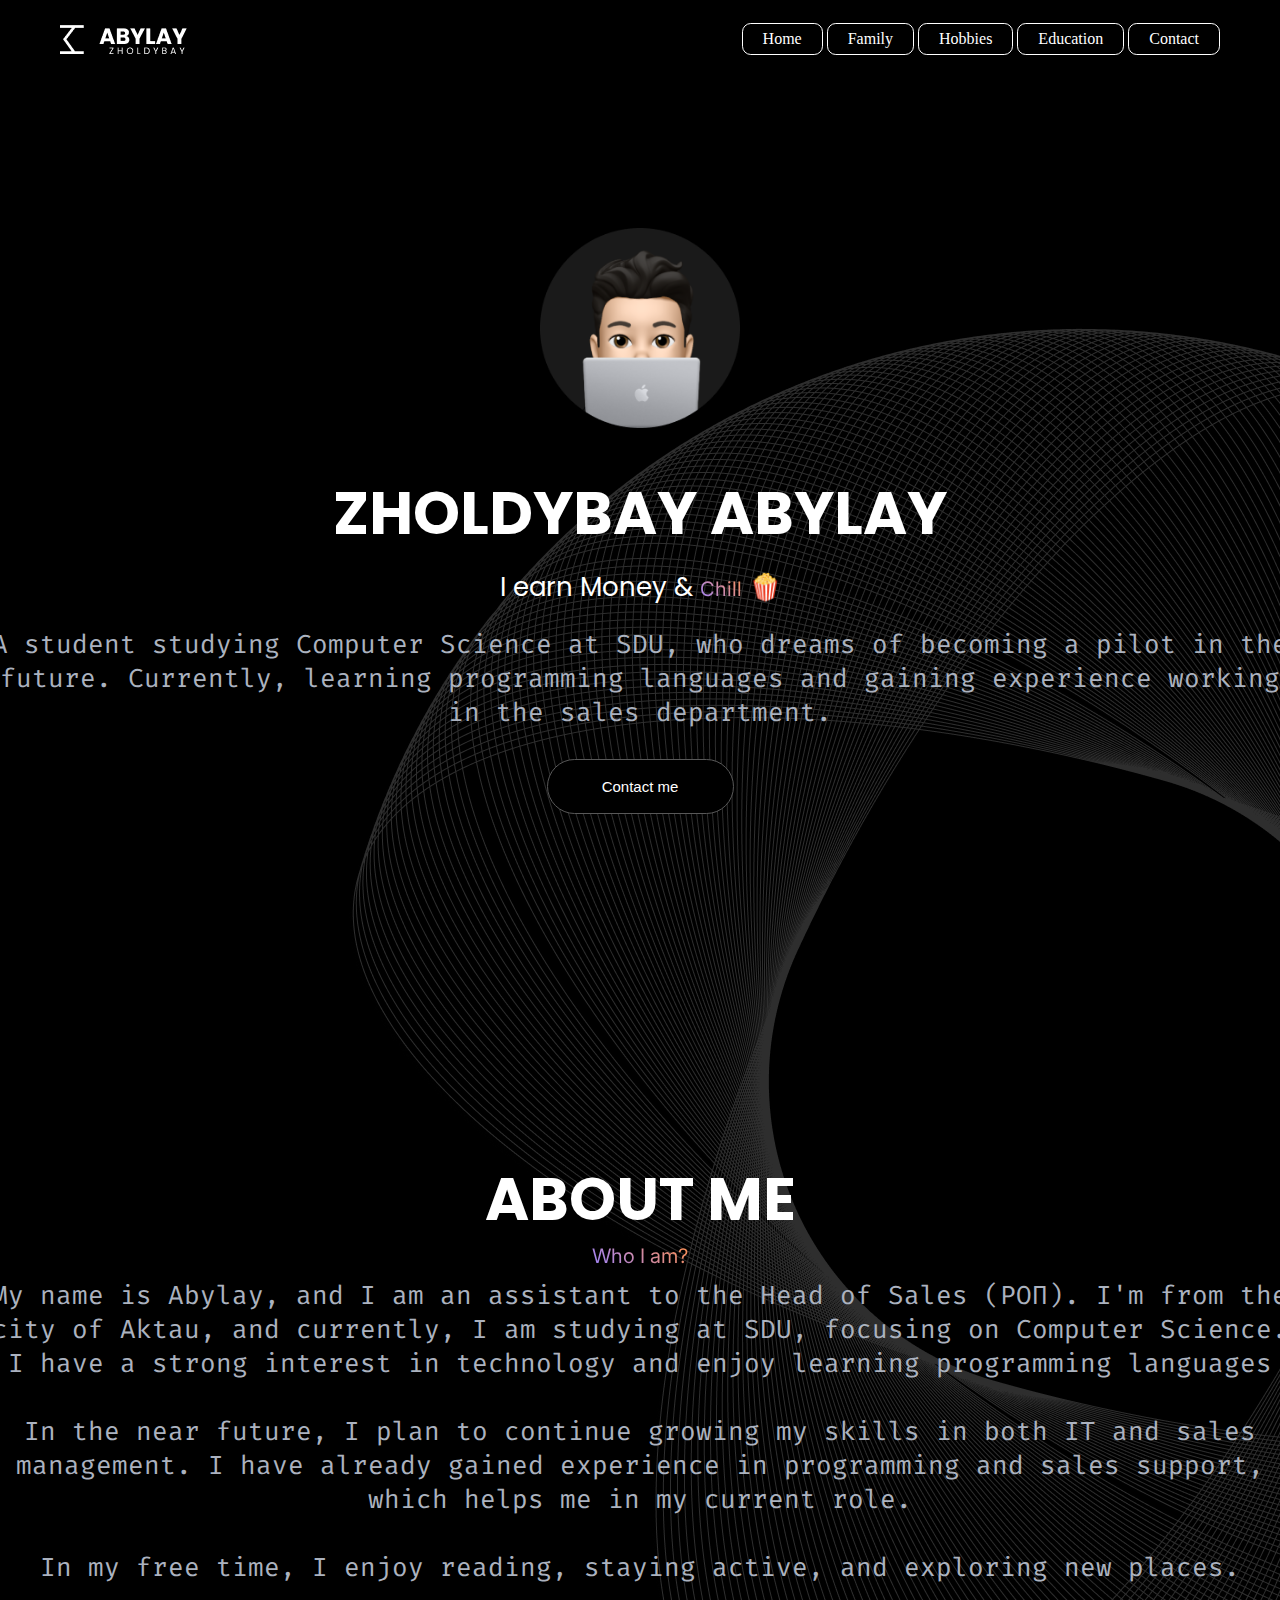
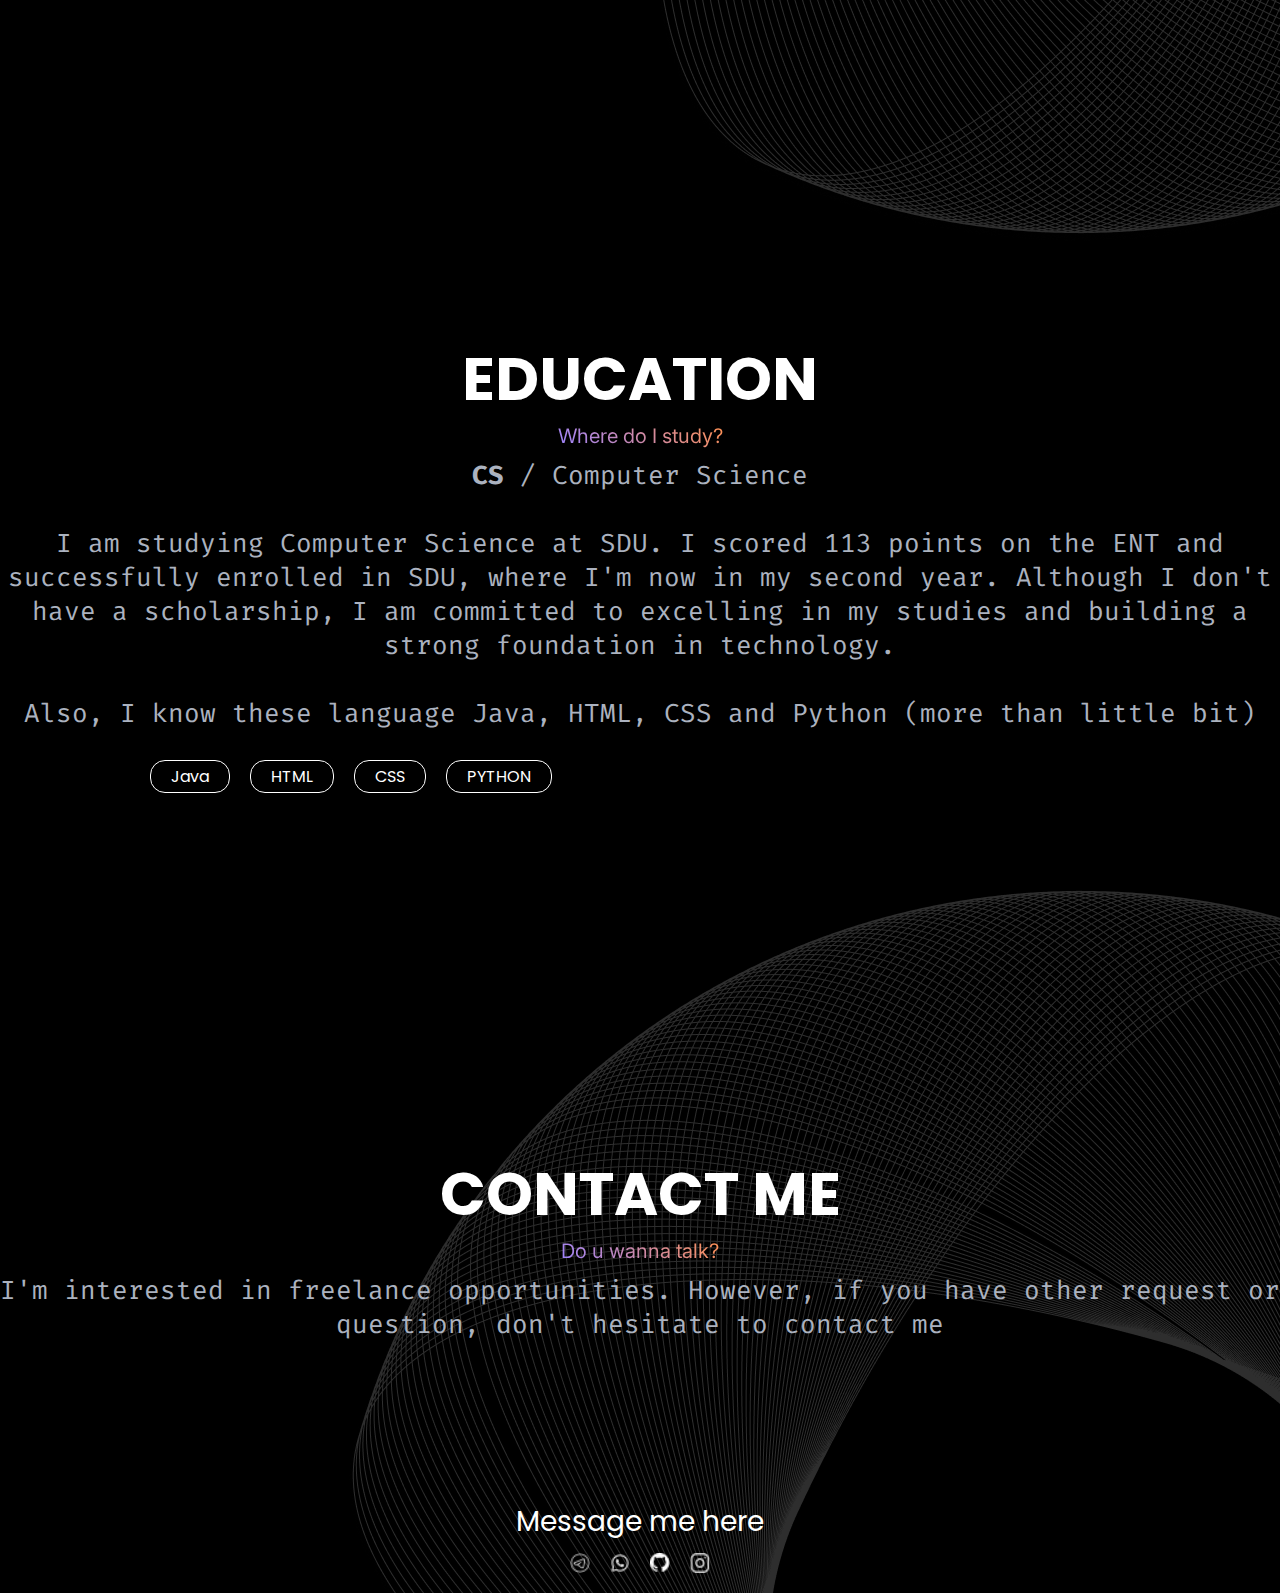
<file: proje/index.html>
<html lang="en">
<head>
    <meta charset="UTF-8">
    <meta name="viewport" content="width=device-width, initial-scale=1.0">
    <link rel="stylesheet" href="./css/style.css">
    <title>proje</title>
    <style>
        @import url('https://fonts.googleapis.com/css2?family=Fira+Code&family=Inter:ital,opsz@0,14..32;1,14..32&family=Poppins:wght@100;400&display=swap');
        </style>
        <script src="script.js"></script>
</head>
<body>
    <header class="header">
        <a href="index.html"><img src="./images/Logo.png" alt="Логатип" class="header__logo"></a>
        <div class="header__toggle" id="menu-toggle">☰</div>
        <div class="header__text" id="menu">
        <ul >
            <li><a href="index.html">Home</a></li>
            <li><a href="family.html">Family</a></li>
            <li><a href="hobbies.html">Hobbies</a></li>
            <li><a href="education.html">Education</a></li>
            <li><a href="contact.html">Contact</a></li>
        </ul>
        </div>
    </header>

    <script src="script.js"></script>

    <section class="about__me">
        <img src="./images/Me.png" alt="Я" class="me">
        <h1>ZHOLDYBAY ABYLAY</h1>
        <p>I earn Money & <span class="gradient-text">Chill</span> 🍿</p>
        <p class="about__mini">A student studying Computer Science at SDU, who dreams of becoming a pilot in the future. Currently, learning programming languages and gaining experience working in the sales department.</p>
        <a href="contact.html"><button class="contact__btn">Contact me</button></a>
    </section>

    <section class="about__me">
        <h1>ABOUT ME</h1>
        <span class="gradient-text">Who I am?</span>
        <p class="about__mini">
            My name is Abylay, and I am an assistant to the Head of Sales (РОП). I'm from the city of Aktau, and currently, I am studying at SDU, focusing on Computer Science. I have a strong interest in technology and enjoy learning programming languages <br>

            <br>In the near future, I plan to continue growing my skills in both IT and sales management. I have already gained experience in programming and sales support, which helps me in my current role.<br>
            <br>In my free time, I enjoy reading, staying active, and exploring new places.
        </p>
    </section>

    <section class="about__me">
        <h1>EDUCATION</h1>
        <span class="gradient-text">Where do I study?</span>
        <p class="about__mini">
            <b>CS</b> / Computer Science<br>
            <br>I am studying Computer Science at SDU. I scored 113 points on the ENT and successfully enrolled in SDU, where I'm now in my second year. Although I don't have a scholarship, I am committed to excelling in my studies and building a strong foundation in technology.<br>
            <br>Also, I know these language Java, HTML, CSS and Python (more than little bit)
        </p>

        <ul class="languages">
            <li>Java</li>
            <li>HTML</li>
            <li>CSS</li>
            <li>PYTHON</li>
        </ul>
    </section>

    <section class="about__me">
        <h1>CONTACT ME</h1>
        <span class="gradient-text">Do u wanna talk?</span>
        <p class="about__mini">I'm interested in freelance opportunities. However, if you have other request or question, don't hesitate to contact me</p>
    </section>

    <footer class="footer">
        <p class="Message">Message me here</p>
        <span class="icons">
            <a href=""><img src="./images/tg.png" alt="tg"></a>
            <a href=""><img src="./images/whatsapp.png" alt="whatsapp"></a>
            <a href=""><img src="./images/git.png" alt="git"></a>
            <a href=""><img src="./images/insta.png" alt="insta"></a>
        </span>
    </footer>


</body>
</html>
</file>
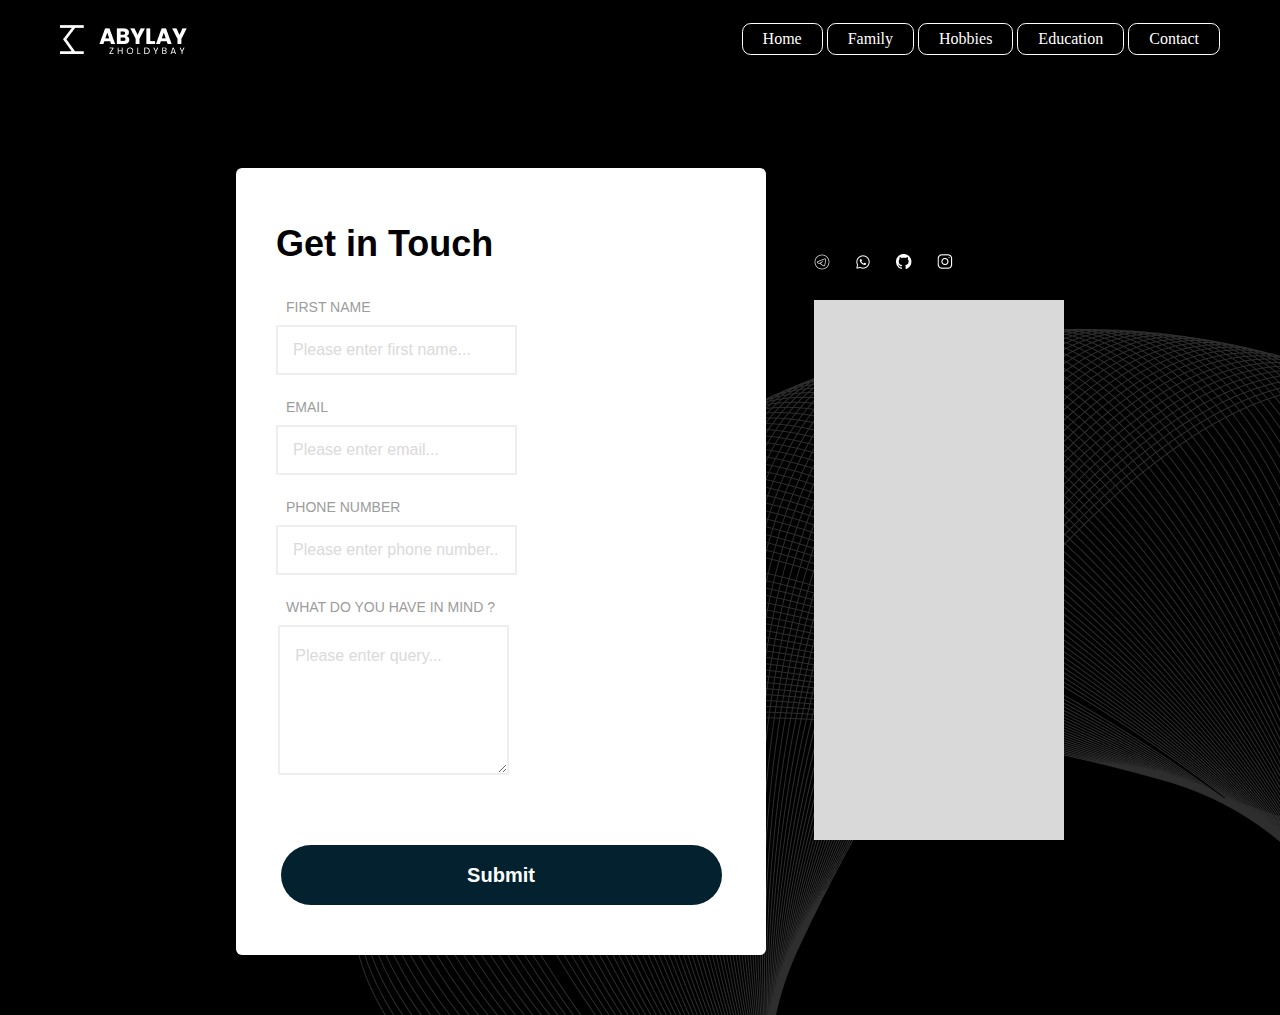
<file: proje/contact.html>
<html lang="en">
    <head>
        <meta charset="UTF-8">
        <meta name="viewport" content="width=device-width, initial-scale=1.0">
        <link rel="stylesheet" href="./css/style.css">
        <title>proje</title>
        <style>
            @import url('https://fonts.googleapis.com/css2?family=Fira+Code&family=Inter:ital,opsz@0,14..32;1,14..32&family=Poppins:wght@100;400&display=swap');
            </style>
            <script src="script.js"></script>
    </head>
<body>
    
    <header class="header">
        <a href="index.html"><img src="./images/Logo.png" alt="Логатип" class="header__logo"></a>
        <div class="header__toggle" id="menu-toggle">☰</div>
        <div class="header__text" id="menu">
        <ul >
            <li><a href="index.html">Home</a></li>
            <li><a href="family.html">Family</a></li>
            <li><a href="hobbies.html">Hobbies</a></li>
            <li><a href="education.html">Education</a></li>
            <li><a href="contact.html">Contact</a></li>
        </ul>
        </div>
    </header>
    <script src="script.js"></script>

    <div class="contact_us_6">
        <div class="responsive-container-block container">
          <form class="form-box">
            <div class="container-block form-wrapper">
              <div class="mob-text">
                <p class="text-blk contactus-head">
                  Get in Touch
                </p>
                <p class="text-blk contactus-subhead">
                  Lorem ipsum dolor sit amet, consectetur adipiscing elit. Felis diam lectus sapien.
                </p>
              </div>
              <div class="responsive-container-block" id="i2cbk">
                <div class="responsive-cell-block wk-tab-12 wk-mobile-12 wk-desk-12 wk-ipadp-12" id="i10mt-3">
                  <p class="text-blk input-title">
                    FIRST NAME
                  </p>
                  <input class="input" id="ijowk-3" name="FirstName" placeholder="Please enter first name...">
                </div>
                <div class="responsive-cell-block wk-tab-12 wk-mobile-12 wk-desk-12 wk-ipadp-12" id="ip1yp">
                  <p class="text-blk input-title">
                    EMAIL
                  </p>
                  <input class="input" id="ipmgh-3" name="Email" placeholder="Please enter email...">
                </div>
                <div class="responsive-cell-block wk-tab-12 wk-mobile-12 wk-desk-12 wk-ipadp-12" id="ih9wi">
                  <p class="text-blk input-title">
                    PHONE NUMBER
                  </p>
                  <input class="input" id="imgis-3" name="PhoneNumber" placeholder="Please enter phone number...">
                </div>
                <div class="responsive-cell-block wk-tab-12 wk-mobile-12 wk-desk-12 wk-ipadp-12" id="i634i-3">
                  <p class="text-blk input-title">
                    WHAT DO YOU HAVE IN MIND ?
                  </p>
                  <textarea class="textinput" id="i5vyy-3" placeholder="Please enter query..."></textarea>
                </div>
              </div>
              <button class="submit-btn" id="w-c-s-bgc_p-1-dm-id-2">
                Submit
              </button>
            </div>
          </form>
          <div class="responsive-cell-block wk-desk-7 wk-ipadp-12 wk-tab-12 wk-mobile-12" id="i772w">
            <div class="map-part">
              
              <div class="social-media-links mob">
                <a class="social-icon-link" href="#" id="ix94i-2-2">
                    <img src="./images/tg.png" alt="tg">
                <a class="social-icon-link" href="#" id="itixd">
                    <img src="./images/whatsapp.png" alt="whatsapp">
                </a>
                <a class="social-icon-link" href="#" id="izxvt">
                    <img src="./images/git.png" alt="git">
                </a>
                <a class="social-icon-link" href="#" id="izldf-2-2">
                    <img src="./images/insta.png" alt="insta">
                </a>
              </div>
              <div class="map-box container-block">
              </div>
            </div>
          </div>
        </div>
      </div>
</body>
</html>
</file>
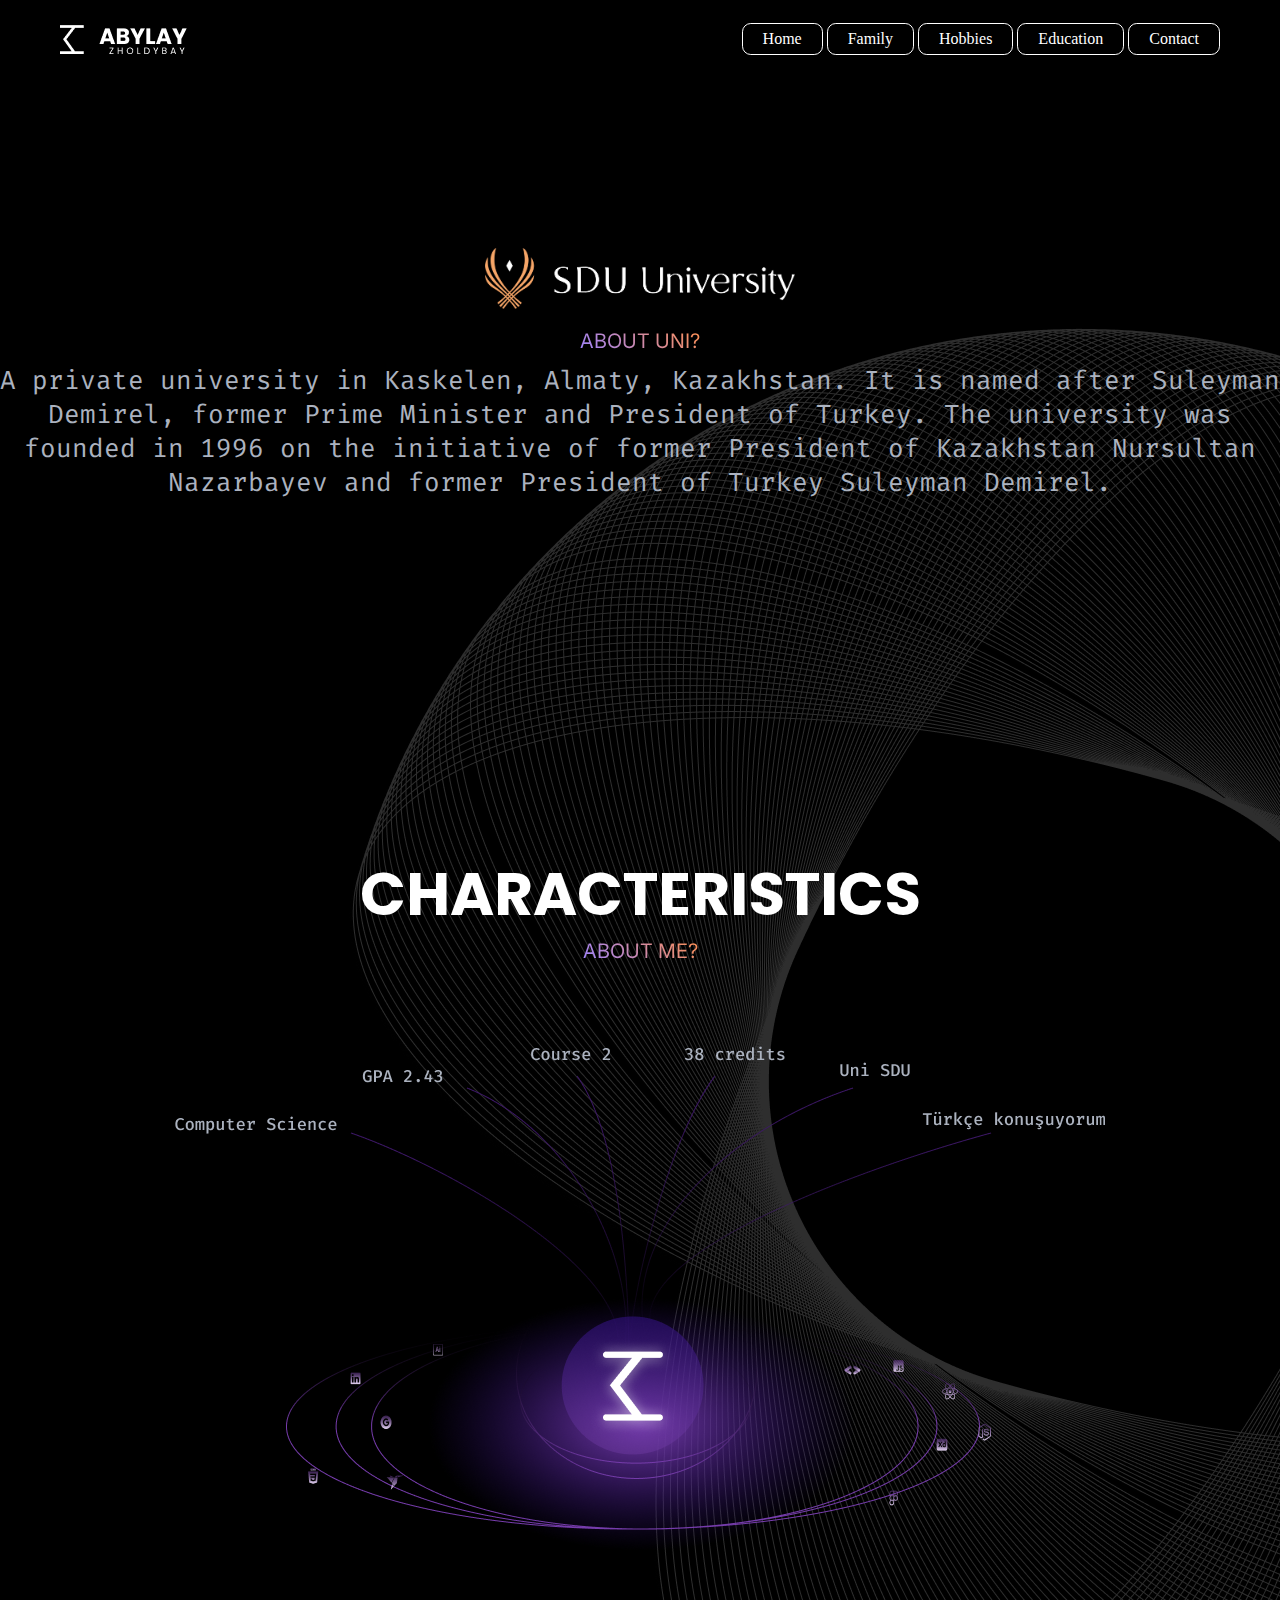
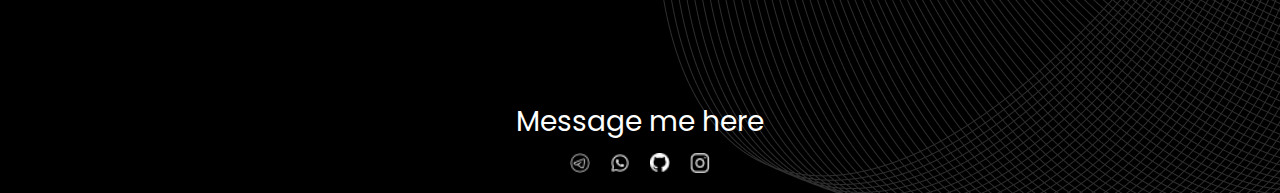
<file: proje/education.html>
<html lang="en">
    <head>
        <meta charset="UTF-8">
        <meta name="viewport" content="width=device-width, initial-scale=1.0">
        <link rel="stylesheet" href="./css/style.css">
        <title>proje</title>
        <style>
            @import url('https://fonts.googleapis.com/css2?family=Fira+Code&family=Inter:ital,opsz@0,14..32;1,14..32&family=Poppins:wght@100;400&display=swap');
            </style>
            <script src="script.js"></script>
    </head>
<body>
    <header class="header">
        <a href="index.html"><img src="./images/Logo.png" alt="Логатип" class="header__logo"></a>
        <div class="header__toggle" id="menu-toggle">☰</div>
        <div class="header__text" id="menu">
        <ul >
            <li><a href="index.html">Home</a></li>
            <li><a href="family.html">Family</a></li>
            <li><a href="hobbies.html">Hobbies</a></li>
            <li><a href="education.html">Education</a></li>
            <li><a href="contact.html">Contact</a></li>
        </ul>
        </div>
    </header>
    <script src="script.js"></script>


    <section class="about__me">
        <img class="sdu__logo" src="./images/logo_sdu_general.png" alt="sdu__logo">
        <span class="gradient-text">ABOUT UNI?</span>
        <p class="about__mini">A private university in Kaskelen, Almaty, Kazakhstan. It is named after Suleyman Demirel, former Prime Minister and President of Turkey. The university was founded in 1996 on the initiative of former President of Kazakhstan Nursultan Nazarbayev and former President of Turkey Suleyman Demirel.</p>
    </section>

    <section class="about__me">
        <h1>CHARACTERISTICS</h1>
        <span class="gradient-text">ABOUT ME?</span>
        <img src="./images/char.png" alt="" class="char">
    </section>

    <footer class="footer"></footer>
        <p class="Message">Message me here</p>
        <span class="icons">
            <a href=""><img src="./images/tg.png" alt="tg"></a>
            <a href=""><img src="./images/whatsapp.png" alt="whatsapp"></a>
            <a href=""><img src="./images/git.png" alt="git"></a>
            <a href=""><img src="./images/insta.png" alt="insta"></a>
        </span>
    </footer>
</body>
</html>
</file>
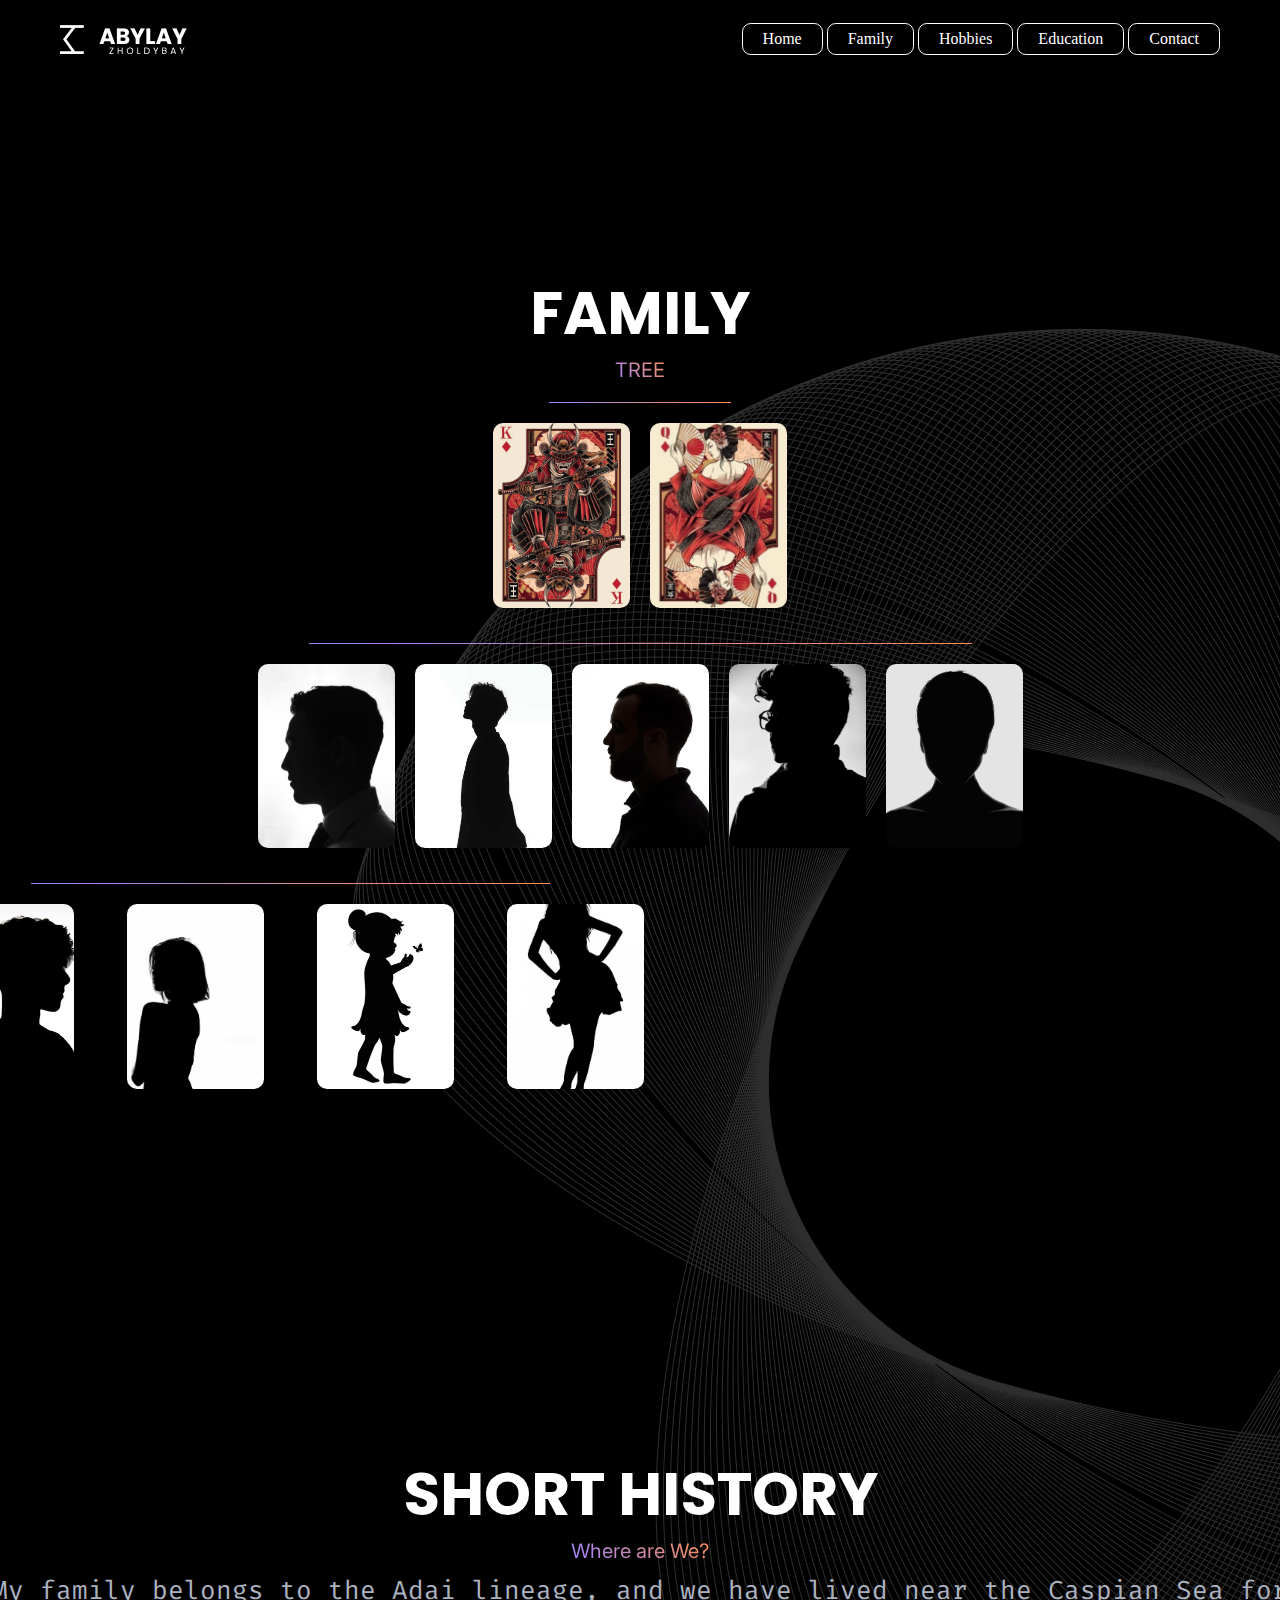
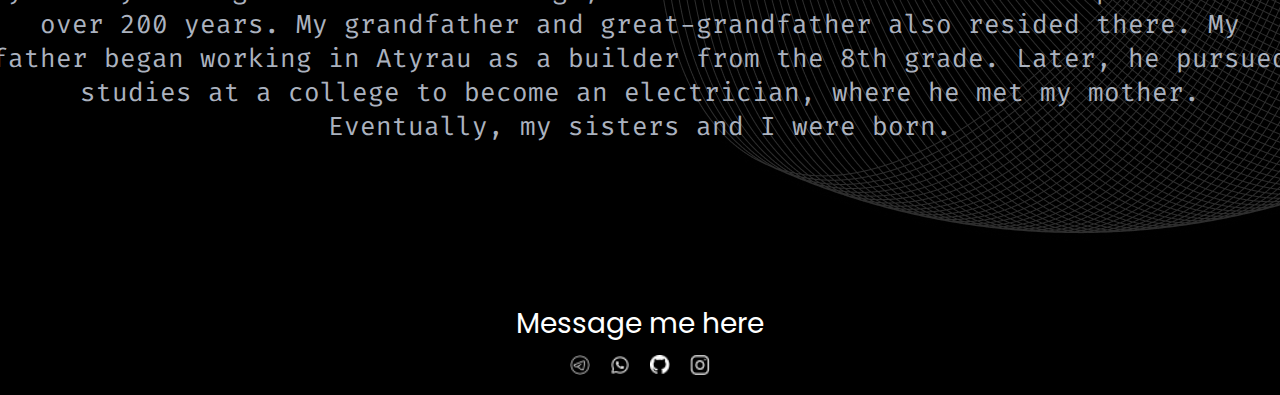
<file: proje/family.html>
<html lang="en">
    <head>
        <meta charset="UTF-8">
        <meta name="viewport" content="width=device-width, initial-scale=1.0">
        <link rel="stylesheet" href="./css/style.css">
        <title>proje</title>
        <style>
            @import url('https://fonts.googleapis.com/css2?family=Fira+Code&family=Inter:ital,opsz@0,14..32;1,14..32&family=Poppins:wght@100;400&display=swap');
            </style>
            <script src="script.js"></script>
    </head>
<body>
    <header class="header">
        <a href="index.html"><img src="./images/Logo.png" alt="Логатип" class="header__logo"></a>
        <div class="header__toggle" id="menu-toggle">☰</div>
        <div class="header__text" id="menu">
        <ul >
            <li><a href="index.html">Home</a></li>
            <li><a href="family.html">Family</a></li>
            <li><a href="hobbies.html">Hobbies</a></li>
            <li><a href="education.html">Education</a></li>
            <li><a href="contact.html">Contact</a></li>
        </ul>
        </div>
    </header>
    <script src="script.js"></script>


    <section class="about__me">
        <h1>FAMILY</h1>
        <span class="gradient-text">TREE</span>
        <div class="line_1"></div>
        <div class="cards">
            <div class="card">
                <div class="card-background">
                    <img src="./images/ded.jpeg" alt="grandpa">
                    <div class="card-info">
                        <p>Name: Zholdybay</p>
                        <p>Status: Grandpa</p>
                    </div>
                </div>
            </div>
            <div class="card">
                <div class="card-background">
                    <img src="./images/aje.jpeg" alt="grandmom">
                    <div class="card-info">
                        <p>Name: Zauresh</p>
                        <p>Status: Grandma</p>
                    </div>
                </div>
            </div>
        </div>

        <div class="line_2"></div>
        <div class="cards">
            <div class="card">
                <div class="card-background">
                    <img src="./images/papa.jpeg" alt="">
                    <div class="card-info">
                        <p>Name: Timur</p>
                        <p>Status: Father</p>
                    </div>
                </div>
            </div>
            <div class="card">
                <div class="card-background">
                    <img src="./images/tate.jpeg" alt="">
                    <div class="card-info">
                        <p>Name: Nurken</p>
                        <p>Status: Uncle</p>
                    </div>
                </div>
            </div>
            <div class="card">
                <div class="card-background">
                    <img src="./images/koke.jpeg" alt="">
                    <div class="card-info">
                        <p>Name: Saken</p>
                        <p>Status: Uncle</p>
                    </div>
                </div>
            </div>
            <div class="card">
                <div class="card-background">
                    <img src="./images/kairat.jpeg" alt="">
                    <div class="card-info">
                        <p>Name: Kairat</p>
                        <p>Status: Uncle</p>
                    </div>
                </div>
            </div>
            <div class="card">
                <div class="card-background">
                    <img src="./images/lazat.jpeg" alt="">
                    <div class="card-info">
                        <p>Name: Lazat</p>
                        <p>Status: Aunt</p>
                    </div>
                </div>
            </div>
        </div>
        
        <div class="line_3"></div>
        <div class="children">
            <div class="card"> <!-- Добавлен класс card -->
                <div class="card-background">
                    <img src="./images/me.jpg" alt="">
                    <div class="card-info">
                        <p>Name: Abylay</p>
                        <p>Status: Son</p>
                    </div>
                </div>
            </div>
            <div class="card"> <!-- Добавлен класс card -->
                <div class="card-background">
                    <img src="./images/sis1.jpg" alt="">
                    <div class="card-info">
                        <p>Name: Aruzhan</p>
                        <p>Status: Daughter</p>
                    </div>
                </div>
            </div>
            <div class="card"> <!-- Добавлен класс card -->
                <div class="card-background">
                    <img src="./images/sis2.jpg" alt="">
                    <div class="card-info">
                        <p>Name: Aisha</p>
                        <p>Status: Daughter</p>
                    </div>
                </div>
            </div>
            <div class="card"> <!-- Добавлен класс card -->
                <div class="card-background">
                    <img src="./images/sis3.jpg" alt="">
                    <div class="card-info">
                        <p>Name: Amina</p>
                        <p>Status: Daughter</p>
                    </div>
                </div>
            </div>
        </div>
    </section>

    <section class="about__me">
        <h1>SHORT HISTORY</h1>
        <span class="gradient-text">Where are We?</span>
        <p class="about__mini">My family belongs to the Adai lineage, and we have lived near the Caspian Sea for over 200 years. My grandfather and great-grandfather also resided there. My father began working in Atyrau as a builder from the 8th grade. Later, he pursued studies at a college to become an electrician, where he met my mother. Eventually, my sisters and I were born.</p>
    </section>


    <footer class="footer">
        <p class="Message">Message me here</p>
        <span class="icons">
            <a href=""><img src="./images/tg.png" alt="tg"></a>
            <a href=""><img src="./images/whatsapp.png" alt="whatsapp"></a>
            <a href=""><img src="./images/git.png" alt="git"></a>
            <a href=""><img src="./images/insta.png" alt="insta"></a>
        </span>
    </footer>
</body>
</html>
</file>
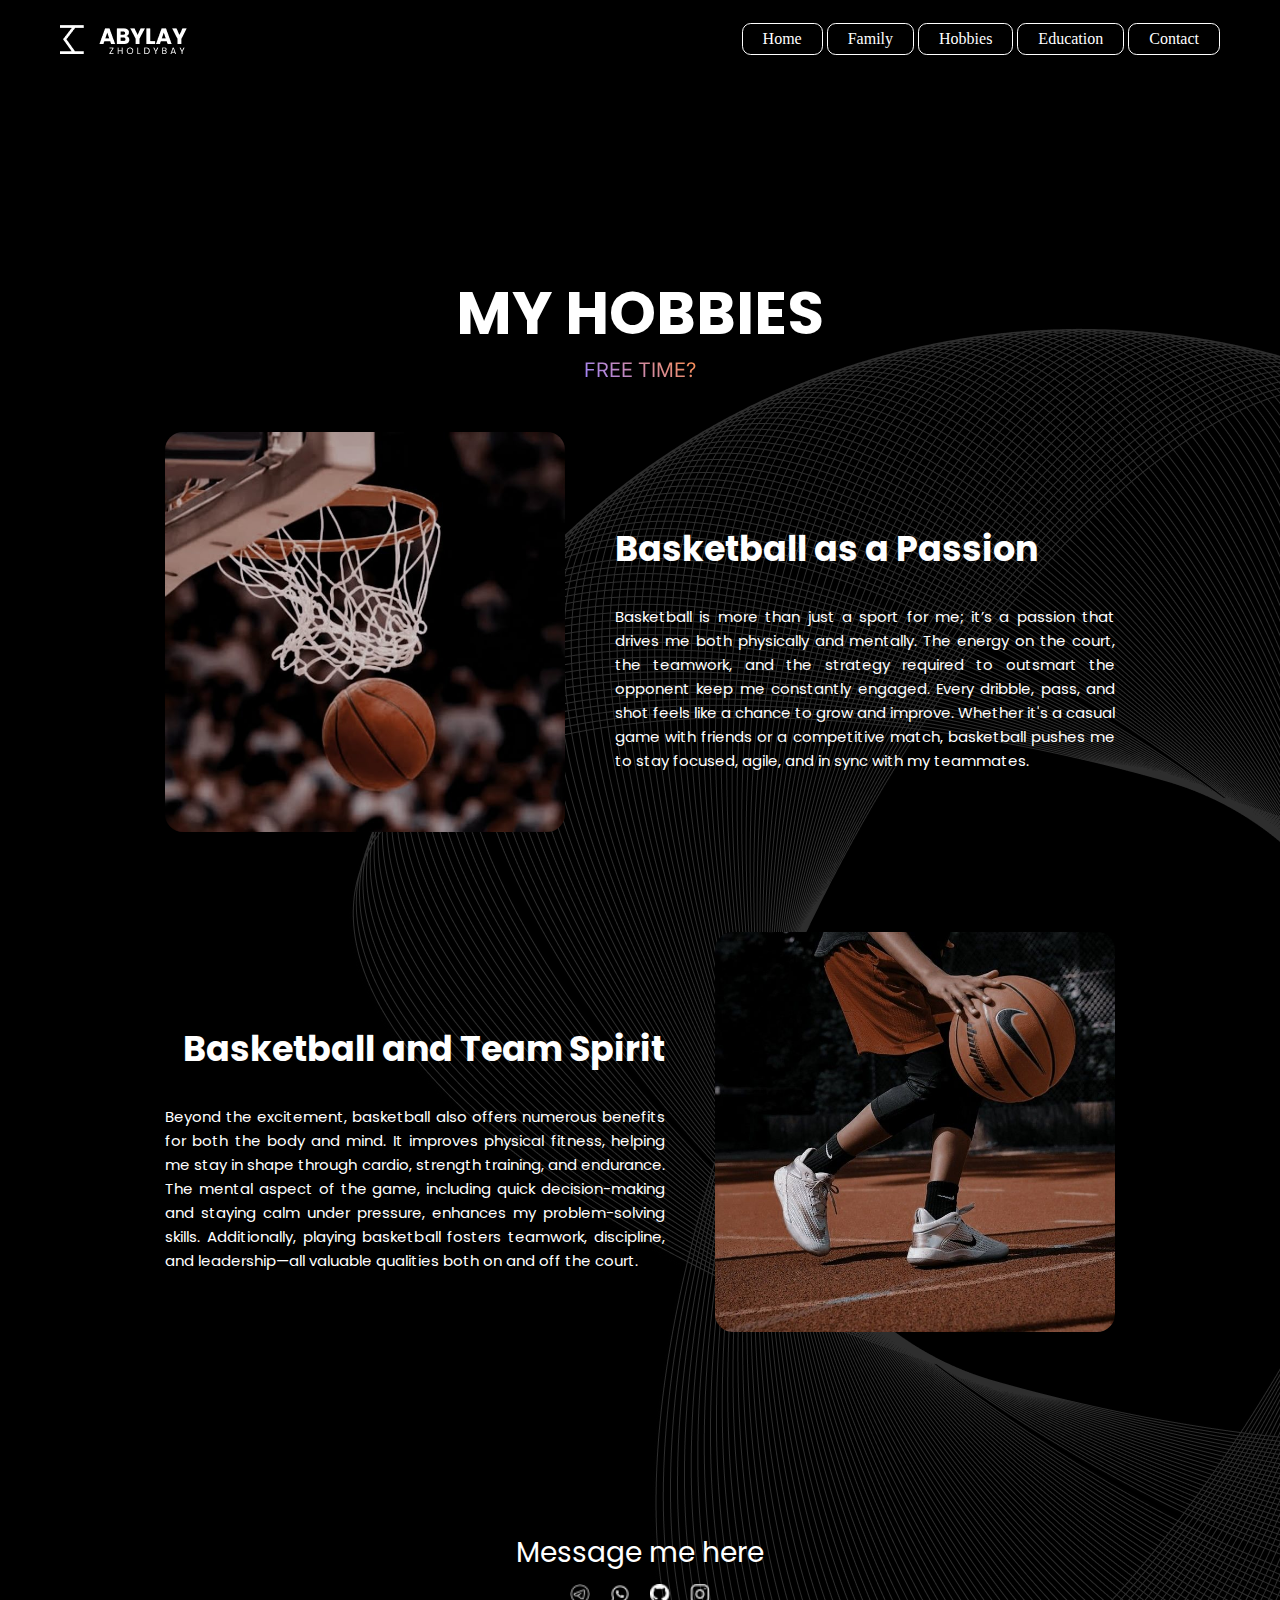
<file: proje/hobbies.html>
<html lang="en">
    <head>
        <meta charset="UTF-8">
        <meta name="viewport" content="width=device-width, initial-scale=1.0">
        <link rel="stylesheet" href="./css/style.css">
        <title>proje</title>
        <style>
            @import url('https://fonts.googleapis.com/css2?family=Fira+Code&family=Inter:ital,opsz@0,14..32;1,14..32&family=Poppins:wght@100;400&display=swap');
            </style>
            <script src="script.js"></script>
    <script src="script.js"></script>
    </head>
<body>
    <header class="header">
        <a href="index.html"><img src="./images/Logo.png" alt="Логатип" class="header__logo"></a>
        <div class="header__toggle" id="menu-toggle">☰</div>
        <div class="header__text" id="menu">
        <ul >
            <li><a href="index.html">Home</a></li>
            <li><a href="family.html">Family</a></li>
            <li><a href="hobbies.html">Hobbies</a></li>
            <li><a href="education.html">Education</a></li>
            <li><a href="contact.html">Contact</a></li>
        </ul>
        </div>
    </header>
    <script src="script.js"></script>


    <section class="about__me">
        <h1>MY HOBBIES</h1>
        <span class="gradient-text">FREE TIME?</span>
        <div class="basketball__1">
            <img src="./images/hobbi__basket1.jpg" alt="Basketball image">
            <div class="basketball__content">
                <h1>Basketball as a Passion</h1>
                <p>Basketball is more than just a sport for me; it’s a passion that drives me both physically and mentally. The energy on the court, the teamwork, and the strategy required to outsmart the opponent keep me constantly engaged. Every dribble, pass, and shot feels like a chance to grow and improve. Whether it's a casual game with friends or a competitive match, basketball pushes me to stay focused, agile, and in sync with my teammates.</p>
            </div>
        </div>

        <div class="basketball__2">
            <div class="basketball__content__2">
                <h1>Basketball and Team Spirit</h1>
                <p>Beyond the excitement, basketball also offers numerous benefits for both the body and mind. It improves physical fitness, helping me stay in shape through cardio, strength training, and endurance. The mental aspect of the game, including quick decision-making and staying calm under pressure, enhances my problem-solving skills. Additionally, playing basketball fosters teamwork, discipline, and leadership—all valuable qualities both on and off the court.</p>
            </div>
            <img src="./images/hobbi__basket2.jpg" alt="Basketball team image">
        </div>
    </section>
    
    <footer class="footer"></footer>
        <p class="Message">Message me here</p>
        <span class="icons">
            <a href=""><img src="./images/tg.png" alt="tg"></a>
            <a href=""><img src="./images/whatsapp.png" alt="whatsapp"></a>
            <a href=""><img src="./images/git.png" alt="git"></a>
            <a href=""><img src="./images/insta.png" alt="insta"></a>
        </span>
    </footer>

</body>
</html>
</file>
<file: proje/css/style.css>
.poppins-regular {
    font-family: "Poppins", sans-serif;
    font-weight: 400;
    font-style: normal;
}

body {
    background-color: black;
    margin: 0; 
    background-image: url(../images/bg.png);
    max-width: 100%;
}

a {
    text-decoration: none; 
    color: white;
}

.header {
    display: flex;
    justify-content: space-between; 
    align-items: center;
    padding: 20px 60px;
}

.header__toggle {
    cursor: pointer;
    font-size: 30px;
    color: white;
    display: none; /* Скрыть кнопку по умолчанию на больших экранах */
}

.header__text {
    display: flex;
    gap: 20px;
}

.header__text ul {
    list-style: none;
    padding: 0;
    margin: 0;
}

.header__text li {
    display: inline-block; /* Отображаем кнопки в строку */
    border: 1px solid white; 
    padding: 6px 20px;
    border-radius: 8.8px; 
    color: white;
    transition: background-color 0.3s, color 0.3s, border-color 0.3s;
}


.header__text li:hover {
    background-color: white; 
    color: black; 
}

.header__text li a {
    color: inherit; 
}

.header__text li:hover a {
    color: inherit; 
}

.about__me {
    position: relative;
    display: flex; 
    flex-direction: column;
    align-items: center; 
    text-align: center;
    padding: 150px;
    color: white;
    font-family: "Poppins", sans-serif;
}

.me {
    width: 200px;
}

.about__me h1 {
    font-size: 60px;
    font-weight: bold;
    padding-top: 40px;
    margin: 0; 
}

.about__me p {
    font-size: 26px;
    margin: 10px 0; 
}

.gradient-text {
    background: linear-gradient(45deg, #9C83FF, #FF9051);
    -webkit-background-clip: text;
    -webkit-text-fill-color: transparent;
    font-size: 20px;
    font-family: "Inter", sans-serif;
}

.about__mini {
    width: 1300px;
    font-family: "Fira Code", monospace;
    color: #ABB2BF;
    text-align: center;
}

.contact__btn {
    margin-top: 20px;
    width: 187px;
    height: 55px;
    border: 1px solid #585858; 
    padding: 16px 50px;
    font-size: 15px;
    border-radius: 75px; 
    color: white;
    background-color: black;
    transition: background-color 0.3s, color 0.3s, border-color 0.3s;
}

.contact__btn:hover {
    background-color: white; 
    color: black; 
}

.languages {
    display: flex; 
    gap: 20px; 
    padding: 0; 
    margin-top: 20px;
    margin-right: auto;
}

.languages li {
    list-style-type: none;
    padding: 3px 20px;
    border-radius: 15px;
    border: 1px solid; 
    color: white;
    transition: background-color 0.3s, color 0.3s, border-color 0.3s;
}

.languages li:hover {
    background-color: white;
    color: black;
}

.footer {
    display: flex; 
    flex-direction: column;
    text-align: center;
}

.Message {
    display: flex; 
    justify-content: center; 
    font-size: 28px;
    color: white; 
    margin: 0;
    font-family: "Poppins", sans-serif;
}

.icons {
    display: flex; 
    justify-content: center; 
    gap: 20px; 
    margin-top: 10px;
    margin-bottom: 20px;
    size: 20px;
}

.icons img {
    width: 20px; 
    height: 20px; 
    transition: transform 0.3s; 
}

.icons img:hover {
    transform: scale(1.1); 
}

.line_1 {
    border-image: linear-gradient(45deg, #9C83FF, #FF9051) 1;
    border-top: 1px solid; 
    width: 182px; 
    margin: 20px 0; 
}

.cards {
    display: flex;
    justify-content: center;
    margin-bottom: 20px;
}

.card {
    margin: 0 10px;
    position: relative; 
}

.card-background {
    position: relative;
    width: 137px; /* Ширина карты */
    height: 184.6px; /* Высота карты */
    transition: transform 0.8s; /* Плавный переход при увеличении */
}

.card img {
    border-radius: 10px; /* Округление углов карточки */
    box-shadow: 0 4px 8px rgba(0, 0, 0, 0.2);
    width: 100%; /* Изображение будет растягиваться на всю ширину */
    height: 100%; /* Изображение будет растягиваться на всю высоту */
    object-fit: cover; /* Обеспечивает правильное обрезание изображения */
    transition: transform 0.8s; /* Плавный переход при увеличении */
}

.card-info {
    gap: 5px;
    width: 100px;
    position: absolute;
    bottom: 10px; /* Расположение текста сверху */
    left: 50%; /* Центрируем текст по горизонтали */
    transform: translate(-50%, 0); /* Центрируем текст */
    color: white; /* Цвет текста */
    text-shadow: 1px 1px 5px rgba(0, 0, 0, 0.7); /* Тень для текста */
    text-align: center; /* Центрируем текст */
    background-color: rgba(0, 0, 0, 0.7); /* Полупрозрачный фон */
    padding: 5px; /* Отступы вокруг текста */
    border-radius: 5px; /* Скругление углов фона */
    opacity: 0; /* Изначально текст невидим */
    transition: opacity 0.5s ease, transform 0.5s ease; /* Плавный переход для изменения прозрачности и трансформации */
}

.card-info p {
    font-size: 10px;
}

.card:hover .card-background {
    transform: scale(1.1); /* Увеличиваем карточку при наведении */
}

.card:hover img {
    transform: scale(1.1); /* Увеличиваем изображение при наведении */
}

.card:hover .card-info {
    opacity: 1; /* Текст становится видимым при наведении */
    transform: translate(-50%, -10px); /* Поднимаем текст немного вверх при наведении */
}

.line_2 {
    border-image: linear-gradient(45deg, #9C83FF, #FF9051) 1;
    border-top: 1px solid; 
    width: 663px; 
    margin: 20px 0;
    margin-top: 15px; 
}

.line_3 {
    border-image: linear-gradient(45deg, #9C83FF, #FF9051) 1;
    border-top: 1px solid; 
    width: 519px; 
    margin: 20px 0;
    margin-top: 15px;
    margin-right: 700px;
}

.children {
    display: flex;
    justify-content: center;
    margin-bottom: 20px;
    gap: 33px;
    margin-right: 700px;
}

.sdu__logo {
    width: 350px;
}

.char {
    padding-top: 80px;
    transition: transform 0.8s;
}

.char:hover {
    transform: scale(1.1);
}
@media (max-width: 768px) {
    .header__toggle {
        display:flex; /* Показываем кнопку на мобильных */
    }

    .header__text {
        display: none; /* Скрываем меню по умолчанию */
        flex-direction: column; /* Вертикальная ориентация */
        position: absolute; /* Абсолютное позиционирование */
        top: 60px; /* Позиция под хедером */
        right: 0;
        background-color: black; /* Фон меню */
        width: 100%; /* Ширина меню */
        z-index: 1000; /* Поверх других элементов */
    }
    
    /* Когда меню активно */
    .header__text.active {
        display: flex; /* Показываем меню при активном классе */
    }
    
    .header__text ul {
        display: flex; /* Дисплей по горизонтали */
        flex-direction: column; /* Вертикальная ориентация списка */
        gap: 10px; /* Расстояние между элементами */
        padding: 0; /* Убираем отступы */
        margin: 0; /* Убираем маргины */
    }
}

/* Медиазапросы для адаптации под планшеты и телефоны */
@media (max-width: 768px) {
    header {
        padding: 20px 30px; /* Уменьшение отступов в заголовке */
    }

    .about__me {
        padding: 100px 20px; /* Уменьшение отступов в секции "Обо мне" */
    }

    .about__mini {
        width: 100%; /* Ширина мини-описания 100% */
        font-size: 18px; /* Уменьшение размера шрифта */
    }

    .contact__btn {
        width: 100%; /* Кнопка занимает всю ширину */
        padding: 10px; /* Уменьшение отступов внутри кнопки */
    }

    .languages {
        flex-direction: column; /* Переключение на вертикальное расположение */
    }

    .children {
        margin-right: 0; /* Убираем правый отступ */
        gap: 20px; /* Уменьшение расстояния между элементами */
    }

    .line_2, .line_3 {
        width: 100%; /* Устанавливаем ширину 100% для линий */
        margin-right: 0; /* Убираем правый отступ */
    }

    .card {
        flex-direction: column; /* Вертикальное расположение карточек */
    }

    .card-info {
        width: auto; /* Автоматическая ширина для информации о карточке */
    }

    .about__me h1 {
        font-size: 40px; /* Уменьшение размера заголовка */
    }

    .about__me p {
        font-size: 20px; /* Уменьшение размера текста */
    }

    .icons img {
        width: 16px; /* Уменьшение размера иконок */
        height: 16px;
    }
   
}

@media (max-width: 480px) {
    header {
        flex-direction: column; /* Вертикальное расположение заголовка */
        align-items: flex-start; /* Выравнивание элементов по левому краю */
    }

    .header__text {
        flex-direction: column; /* Вертикальное расположение текстовых элементов */
    }

    .about__me {
        padding: 80px 10px; /* Уменьшение отступов в секции "Обо мне" */
    }

    .about__me h1 {
        font-size: 30px; /* Уменьшение размера заголовка */
    }

    .about__me p {
        font-size: 18px; /* Уменьшение размера текста */
    }

    .contact__btn {
        width: 100%; /* Кнопка занимает всю ширину */
        padding: 12px; /* Уменьшение отступов внутри кнопки */
    }

    .children {
        flex-direction: column; /* Вертикальное расположение детей */
        gap: 10px; /* Уменьшение расстояния между элементами */
    }

    .icons img {
        width: 14px; /* Уменьшение размера иконок */
        height: 14px;
    }
}

/*  Hobbies */
.basketball__1, .basketball__2 {
    display: flex;
    align-items: center;
    gap: 50px; /* Расстояние между изображением и текстом */
    margin: 50px 0;
    flex-wrap: wrap; /* Адаптивность на разных экранах */
}

.basketball__1 img, .basketball__2 img {
    width: 400px; /* Размер изображения */
    border-radius: 18px;
    object-fit: cover;
}

.basketball__content, .basketball__content__2 {
    max-width: 500px; /* Максимальная ширина текста */
    display: flex;
    flex-direction: column;
}

.basketball__content h1, .basketball__content__2 h1 {
    font-size: 35px;
    font-weight: bold;
    margin-bottom: 20px; /* Отступ под заголовком */
}

.basketball__content p, .basketball__content__2 p {
    font-size: 15px;
    line-height: 1.6;
    text-align: justify; /* Выравнивание параграфа */
}

.basketball__content {
    text-align: left; /* Текст выровнен по левому краю */
}

.basketball__2 {
    justify-content: flex-end; /* Для выравнивания текста справа */
}

.basketball__content__2 {
    text-align: right; /* Текст выровнен по правому краю */
}

/* Медиазапрос для планшетов */
@media (max-width: 768px) {
    .basketball__1, .basketball__2 {
        flex-direction: column; /* Вертикальное расположение */
        align-items: flex-start; /* Выравнивание по левому краю */
        gap: 30px; /* Уменьшение расстояния между элементами */
    }

    .basketball__1 img, .basketball__2 img {
        max-width: 400px; /* Изображение занимает всю ширину */
    }

    .basketball__content, .basketball__content__2 {
        max-width: 400px; /* Максимальная ширина текста 100% */
    }

    .basketball__content h1, .basketball__content__2 h1 {
        font-size: 28px; /* Уменьшение размера заголовка */
    }

    .basketball__content p, .basketball__content__2 p {
        font-size: 14px; /* Уменьшение размера текста */
    }
}

/* Медиазапрос для мобильных устройств */
@media (max-width: 480px) {
    .basketball__1, .basketball__2 {
        gap: 20px; /* Дополнительное уменьшение расстояния между элементами */
    }

    .basketball__content h1, .basketball__content__2 h1 {
        font-size: 24px; /* Еще меньше заголовок */
    }

    .basketball__content p, .basketball__content__2 p {
        font-size: 12px; /* Еще меньше текст */
    }
}
/* contact */

.contact_us_6 * {
    font-family: Nunito, sans-serif;
  }
  
  .contact_us_6 .text-blk {
    margin-top: 0px;
    margin-right: 0px;
    margin-bottom: 0px;
    margin-left: 0px;
    line-height: 25px;
  }
  
  .contact_us_6 .responsive-cell-block {
    min-height: 75px;
  }
  
  .contact_us_6 input:focus,
  .contact_us_6 textarea:focus {
    outline-color: initial;
    outline-style: none;
    outline-width: initial;
  }
  
  .contact_us_6 .container-block {
    min-height: 75px;
    width: 100%;
    padding-top: 10px;
    padding-right: 10px;
    padding-bottom: 10px;
    padding-left: 10px;
    display: block;
  }
  
  .contact_us_6 .responsive-container-block {
    min-height: 75px;
    display: flex;
    flex-wrap: wrap;
    justify-content: flex-start;
    margin-top: 0px;
    margin-right: auto;
    margin-bottom: 50px;
    margin-left: auto;
    padding-top: 0px;
    padding-right: 0px;
    padding-bottom: 0px;
    padding-left: 0px;
  }
  
  .contact_us_6 .responsive-container-block.big-container {
    padding-top: 10px;
    padding-right: 30px;
    width: 35%;
    padding-bottom: 10px;
    padding-left: 30px;
    background-color: #03a9f4;
    position: absolute;
    height: 950px;
    right: 0px;
  }
  
  .contact_us_6 .responsive-container-block.container {
    position: relative;
    min-height: 75px;
    flex-direction: row;
    z-index: 2;
    flex-wrap: nowrap;
    align-items: center;
    justify-content: center;
    padding-top: 0px;
    padding-right: 30px;
    padding-bottom: 0px;
    padding-left: 30px;
    max-width: 1320px;
    margin-top: 0px;
    margin-right: auto;
    margin-bottom: 0px;
    margin-left: auto;
  }
  
  .contact_us_6 .container-block.form-wrapper {
    background-color: white;
    max-width: 450px;
    text-align: center;
    padding-top: 50px;
    padding-right: 40px;
    padding-bottom: 50px;
    padding-left: 40px;
    box-shadow: rgba(0, 0, 0, 0.05) 0px 4px 20px 7px;
    border-top-left-radius: 6px;
    border-top-right-radius: 6px;
    border-bottom-right-radius: 6px;
    border-bottom-left-radius: 6px;
    margin-top: 90px;
    margin-right: 0px;
    margin-bottom: 60px;
    margin-left: 0px;
  }
  
  .contact_us_6 .text-blk.contactus-head {
    font-size: 36px;
    line-height: 52px;
    font-weight: 900;
  }
  
  .contact_us_6 .text-blk.contactus-subhead {
    color: #9c9c9c;
    width: 300px;
    margin-top: 0px;
    margin-right: auto;
    margin-bottom: 50px;
    margin-left: auto;
    display: none;
  }
  
  .contact_us_6 .responsive-cell-block.wk-desk-6.wk-ipadp-6.wk-tab-12.wk-mobile-12 {
    margin-top: 0px;
    margin-right: 0px;
    margin-bottom: 26px;
    margin-left: 0px;
    min-height: 50px;
  }
  
  .contact_us_6 .input {
    width: 100%;
    height: 50px;
    padding-top: 1px;
    padding-right: 15px;
    padding-bottom: 1px;
    padding-left: 15px;
    border-top-width: 2px;
    border-right-width: 2px;
    border-bottom-width: 2px;
    border-left-width: 2px;
    border-top-style: solid;
    border-right-style: solid;
    border-bottom-style: solid;
    border-left-style: solid;
    border-top-color: #eeeeee;
    border-right-color: #eeeeee;
    border-bottom-color: #eeeeee;
    border-left-color: #eeeeee;
    border-image-source: initial;
    border-image-slice: initial;
    border-image-width: initial;
    border-image-outset: initial;
    border-image-repeat: initial;
    font-size: 16px;
    color: black;
  }
  
  .contact_us_6 .textinput {
    width: 98%;
    min-height: 150px;
    padding-top: 20px;
    padding-right: 15px;
    padding-bottom: 20px;
    padding-left: 15px;
    border-top-width: 2px;
    border-right-width: 2px;
    border-bottom-width: 2px;
    border-left-width: 2px;
    border-top-style: solid;
    border-right-style: solid;
    border-bottom-style: solid;
    border-left-style: solid;
    border-top-color: #eeeeee;
    border-right-color: #eeeeee;
    border-bottom-color: #eeeeee;
    border-left-color: #eeeeee;
    border-image-source: initial;
    border-image-slice: initial;
    border-image-width: initial;
    border-image-outset: initial;
    border-image-repeat: initial;
    font-size: 16px;
  }
  
  .contact_us_6 .submit-btn {
    width: 98%;
    background-color: #03212f;
    height: 60px;
    font-size: 20px;
    font-weight: 700;
    color: white;
    border-top-width: 0px;
    border-right-width: 0px;
    border-bottom-width: 0px;
    border-left-width: 0px;
    border-top-style: outset;
    border-right-style: outset;
    border-bottom-style: outset;
    border-left-style: outset;
    border-top-color: #767676;
    border-right-color: #767676;
    border-bottom-color: #767676;
    border-left-color: #767676;
    border-image-source: initial;
    border-image-slice: initial;
    border-image-width: initial;
    border-image-outset: initial;
    border-image-repeat: initial;
    border-top-left-radius: 40px;
    border-top-right-radius: 40px;
    border-bottom-right-radius: 40px;
    border-bottom-left-radius: 40px;
  }
  
  .contact_us_6 .form-box {
    z-index: 2;
    margin-top: 0px;
    margin-right: 48px;
    margin-bottom: 0px;
    margin-left: 0px;
  }
  
  .contact_us_6 .text-blk.input-title {
    text-align: left;
    padding-top: 0px;
    padding-right: 0px;
    padding-bottom: 0px;
    padding-left: 10px;
    font-size: 14px;
    margin-top: 0px;
    margin-right: 0px;
    margin-bottom: 5px;
    margin-left: 0px;
    color: #9c9c9c;
  }
  
  .contact_us_6 ::placeholder {
    color: #dadada;
  }
  
  .contact_us_6 .mob-text {
    display: block;
    text-align: left;
    margin-top: 0px;
    margin-right: 0px;
    margin-bottom: 25px;
    margin-left: 0px;
  }
  
  .contact_us_6 .responsive-cell-block.wk-tab-12.wk-mobile-12.wk-desk-12.wk-ipadp-12 {
    margin-top: 0px;
    margin-right: 0px;
    margin-bottom: 20px;
    margin-left: 0px;
  }
  
  .contact_us_6 .text-blk.contactus-subhead.color {
    color: white;
  }
  
  .contact_us_6 .map-box {
    max-width: 800px;
    max-height: 520px;
    width: 100%;
    height: 520px;
    background-color: #d9d9d9;
    background-image: url("https://workik-widget-assets.s3.amazonaws.com/widget-assets/images/sc23.png");
    background-size: cover;
    background-position-x: 50%;
    background-position-y: 50%;
  }
  
  .contact_us_6 .map-part {
    width: 100%;
    height: 100%;
  }
  
  .contact_us_6 .text-blk.map-contactus-head {
    font-weight: 900;
    font-size: 22px;
    line-height: 32px;
    margin-top: 0px;
    margin-right: 0px;
    margin-bottom: 10px;
    margin-left: 0px;
    color: #03a9f4;
  }
  
  .contact_us_6 .text-blk.map-contactus-subhead {
    max-width: 300px;
    margin-top: 0px;
    margin-right: 0px;
    margin-bottom: 20px;
    margin-left: 0px;
  }
  
  .contact_us_6 .social-media-links.mob {
    margin-top: 0px;
    margin-right: 0px;
    margin-bottom: 30px;
    margin-left: 0px;
    width: 230px;
    display: flex;
    justify-content: flex-start;
  }
  
  .contact_us_6 .link-img {
    width: 30px;
    height: 30px;
    margin-top: 0px;
    margin-right: 25px;
    margin-bottom: 0px;
    margin-left: 0px;
  }
  
  .contact_us_6 .link-img.image-block {
    margin-top: 0px;
    margin-right: 0px;
    margin-bottom: 0px;
    margin-left: 0px;
  }
  
  .contact_us_6 .social-icon-link {
    margin: 0 25px 0 0;
    padding: 0 0 0 0;
  }
  
  @media (max-width: 1024px) {
    .contact_us_6 .responsive-container-block.container {
      justify-content: center;
    }
  
    .contact_us_6 .map-box {
      position: absolute;
      top: 0px;
      max-height: 320px;
    }
  
    .contact_us_6 .map-box {
      max-width: 100%;
      width: 100%;
    }
  
    .contact_us_6 .responsive-container-block.container {
      padding-top: 0px;
      padding-right: 0px;
      padding-bottom: 0px;
      padding-left: 0px;
    }
  
    .contact_us_6 .map-part {
      width: 100%;
      display: flex;
      flex-direction: column;
      align-items: center;
    }
  
    .contact_us_6 .container-block.form-wrapper {
      margin-top: 0px;
      margin-right: 0px;
      margin-bottom: 0px;
      margin-left: 0px;
    }
  
    .contact_us_6 .mob-text {
      display: block;
    }
  
    .contact_us_6 .form-box {
      margin-top: 200px;
      margin-right: 60px;
      margin-bottom: 40px;
      margin-left: 0px;
    }
  
    .contact_us_6 .link-img {
      margin-top: 0px;
      margin-right: 0px;
      margin-bottom: 0px;
      margin-left: 0px;
      display: flex;
      justify-content: space-evenly;
    }
  
    .contact_us_6 .social-media-links.mob {
      justify-content: space-evenly;
    }
  
    .contact_us_6 .responsive-cell-block.wk-desk-7.wk-ipadp-12.wk-tab-12.wk-mobile-12 {
      text-align: center;
      display: flex;
      justify-content: flex-end;
      align-items: center;
      flex-direction: row;
    }
  
    .contact_us_6 .text-blk.contactus-subhead {
      display: block;
    }
  
    .contact_us_6 .mob-text {
      text-align: center;
      margin-top: 0px;
      margin-right: 0px;
      margin-bottom: 0px;
      margin-left: 0px;
    }
  
    .contact_us_6 .responsive-container-block.container {
      flex-wrap: wrap;
    }
  
    .contact_us_6 .form-box {
      margin-top: 200px;
      margin-right: 0px;
      margin-bottom: 40px;
      margin-left: 0px;
    }
  }
  
  @media (max-width: 768px) {
    .contact_us_6 .submit-btn {
      width: 100%;
    }
  
    .contact_us_6 .input {
      width: 100%;
    }
  
    .contact_us_6 .textinput {
      width: 100%;
    }
  
    .contact_us_6 .container-block.form-wrapper {
      margin-top: 80px;
      margin-right: 0px;
      margin-bottom: 0px;
      margin-left: 0px;
    }
  
    .contact_us_6 .text-blk.input-title {
      padding-top: 0px;
      padding-right: 0px;
      padding-bottom: 0px;
      padding-left: 0px;
    }
  
    .contact_us_6 .form-box {
      padding-top: 0px;
      padding-right: 20px;
      padding-bottom: 0px;
      padding-left: 20px;
    }
  
    .contact_us_6 .container-block.form-wrapper {
      padding-top: 50px;
      padding-right: 15px;
      padding-bottom: 50px;
      padding-left: 15px;
    }
  
    .contact_us_6 .mob-text {
      display: block;
    }
  
    .contact_us_6 .responsive-container-block.container {
      padding-top: 0px;
      padding-right: 0px;
      padding-bottom: 0px;
      padding-left: 0px;
    }
  
    .contact_us_6 .form-box {
      margin-top: 200px;
      margin-right: 0px;
      margin-bottom: 0px;
      margin-left: 0px;
    }
  
    .contact_us_6 .container-block.form-wrapper {
      margin-top: 0px;
      margin-right: 0px;
      margin-bottom: 0px;
      margin-left: 0px;
    }
  
    .contact_us_6 .form-box {
      margin-top: 220px;
      margin-right: 0px;
      margin-bottom: 0px;
      margin-left: 0px;
    }
  
    .contact_us_6 .form-box {
      margin-top: 220px;
      margin-right: 0px;
      margin-bottom: 50px;
      margin-left: 0px;
    }
  
    .contact_us_6 .text-blk.contactus-head {
      font-size: 32px;
      line-height: 40px;
    }
  }
  
  @media (max-width: 500px) {
    .contact_us_6 .container-block.form-wrapper {
      padding-top: 50px;
      padding-right: 15px;
      padding-bottom: 50px;
      padding-left: 15px;
    }
  
    .contact_us_6 .container-block.form-wrapper {
      margin-top: 60px;
      margin-right: 0px;
      margin-bottom: 0px;
      margin-left: 0px;
    }
  
    .contact_us_6 .responsive-cell-block.wk-ipadp-6.wk-tab-12.wk-mobile-12.wk-desk-6 {
      margin-top: 0px;
      margin-right: 0px;
      margin-bottom: 15px;
      margin-left: 0px;
    }
  
    .contact_us_6 .responsive-container-block {
      margin-top: 0px;
      margin-right: 0px;
      margin-bottom: 35px;
      margin-left: 0px;
    }
  
    .contact_us_6 .text-blk.input-title {
      font-size: 12px;
    }
  
    .contact_us_6 .text-blk.contactus-head {
      font-size: 26px;
      line-height: 35px;
    }
  
    .contact_us_6 .input {
      height: 45px;
    }
  }
</file>
